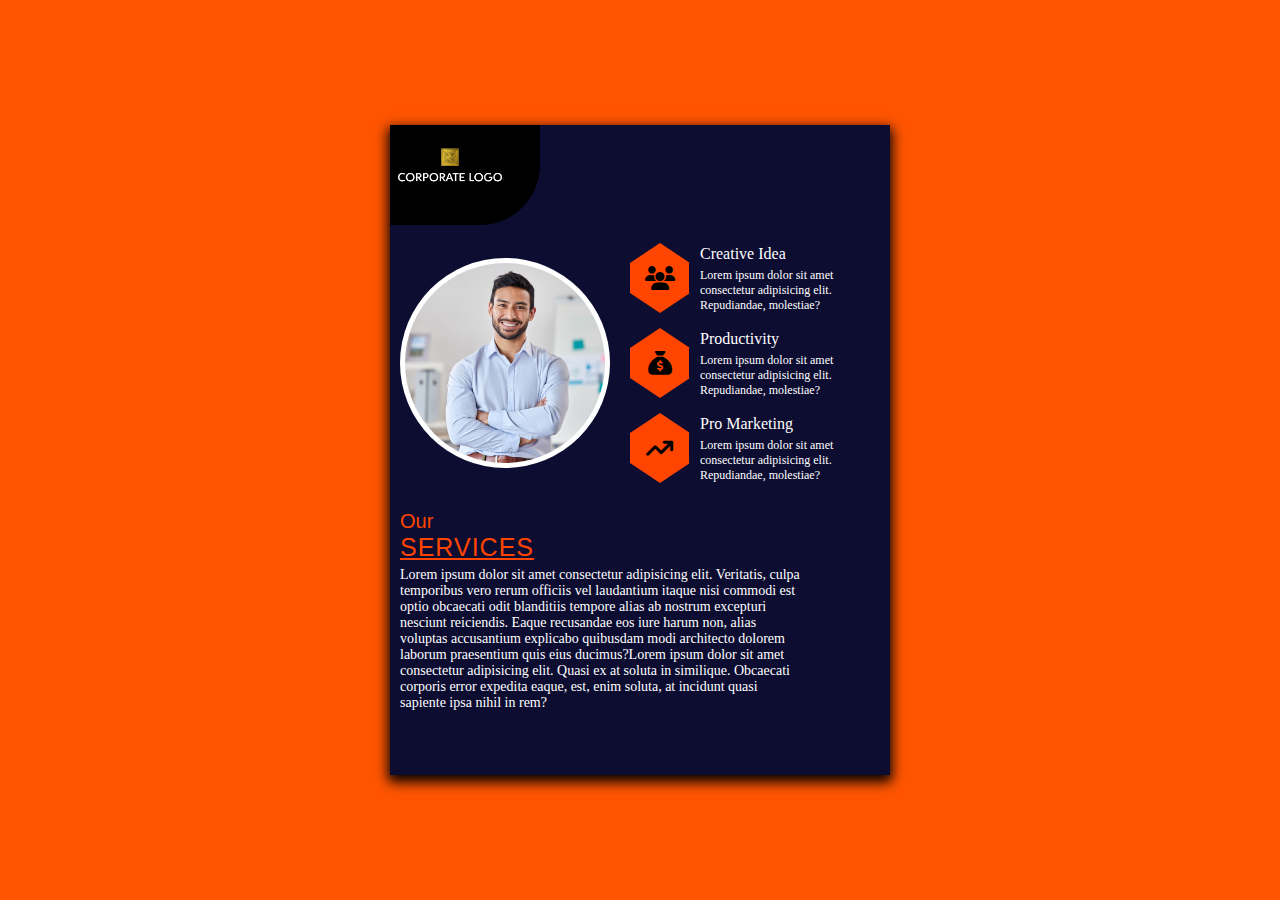
<file: Max-Width/index.html>
<!DOCTYPE html>
<html lang="en">
<head>
    <meta charset="UTF-8">
    <meta name="viewport" content="width=device-width, initial-scale=1.0">
    <title>Min Width</title>
    <link rel="stylesheet" href="style.css">
    <link rel="stylesheet" href="https://cdnjs.cloudflare.com/ajax/libs/font-awesome/6.7.2/css/all.min.css">
</head>

<body>
    <div class="container">
        <div class="left-corner">
            <div class="logo"></div>
        </div>
        <div class="main">
            <div class="img-box">
                <div class="main-img"></div>
            </div>
            <div class="service-container">
                <div class="services-item">
                    <div class="hexagon">
                        <i class="fas fa-users icon"></i>
                    </div>
                    <div class="service-info">
                        <span class="service-title">Creative Idea</span>
                        <p class="service-info-para">Lorem ipsum dolor sit amet consectetur adipisicing elit.
                            Repudiandae, molestiae?</p>
                    </div>
                </div>
                <div class="services-item">
                    <div class="hexagon">
                        <i class="fa-solid fa-sack-dollar icon"></i>
                    </div>
                    <div class="service-info">
                        <span class="service-title">Productivity</span>
                        <p class="service-info-para">Lorem ipsum dolor sit amet consectetur adipisicing elit.
                            Repudiandae, molestiae?</p>
                    </div>
                </div>
                <div class="services-item">
                    <div class="hexagon">
                        <i class="fa-solid fa-arrow-trend-up icon"></i>
                    </div>
                    <div class="service-info">
                        <span class="service-title">Pro Marketing</span>
                        <p class="service-info-para">Lorem ipsum dolor sit amet consectetur adipisicing elit.
                            Repudiandae, molestiae?</p>
                    </div>
                </div>
            </div>
        </div>
        <div class="our-service">
            <h6>Our<br> <b>SERVICES</b></h6>
            <p class="service-para">Lorem ipsum dolor sit amet consectetur adipisicing elit. Veritatis, culpa temporibus
                vero rerum officiis vel laudantium itaque nisi commodi est optio obcaecati odit blanditiis tempore alias
                ab nostrum excepturi nesciunt reiciendis. Eaque recusandae eos iure harum non, alias voluptas
                accusantium explicabo quibusdam modi architecto dolorem laborum praesentium quis eius ducimus?Lorem
                ipsum dolor sit amet consectetur adipisicing elit. Quasi ex at soluta in similique. Obcaecati corporis
                error expedita eaque, est, enim soluta, at incidunt quasi sapiente ipsa nihil in rem?
            </p>
        </div>
    </div>
</body>

</html>
</file>
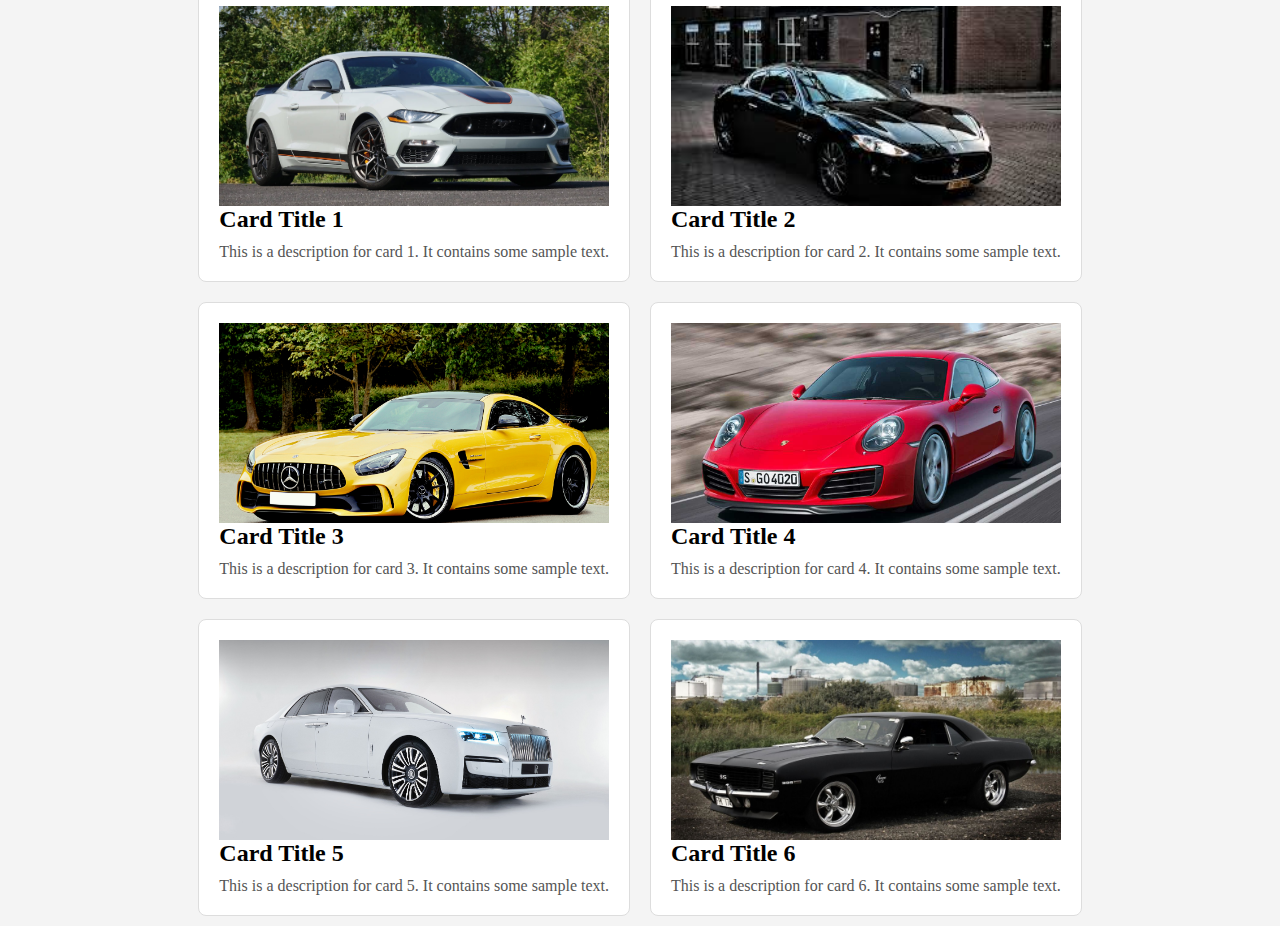
<file: Min-Width/index.html>
<!DOCTYPE html>
<html lang="en">
<head>
    <meta charset="UTF-8">
    <meta name="viewport" content="width=device-width, initial-scale=1.0">
    <title>Min-Width</title>
    <link rel="stylesheet" href="style.css">
</head>
<body>
    <div class="container">
        <div class="card">
            <div class="img-box img1"></div>
            <h2>Card Title 1</h2>
            <p>This is a description for card 1. It contains some sample text.</p>
        </div>
        <div class="card">
            <div class="img-box img2"></div>
            <h2>Card Title 2</h2>
            <p>This is a description for card 2. It contains some sample text.</p>
        </div>
        <div class="card">
            <div class="img-box img3"></div>
            <h2>Card Title 3</h2>
            <p>This is a description for card 3. It contains some sample text.</p>
        </div>
        <div class="card">
            <div class="img-box img4"></div>
            <h2>Card Title 4</h2>
            <p>This is a description for card 4. It contains some sample text.</p>
        </div>
        <div class="card">
            <div class="img-box img5"></div>
            <h2>Card Title 5</h2>
            <p>This is a description for card 5. It contains some sample text.</p>
        </div>
        <div class="card">
            <div class="img-box img6"></div>
            <h2>Card Title 6</h2>
            <p>This is a description for card 6. It contains some sample text.</p>
        </div>
    </div>
</body>
</html>
</file>
<file: Max-Width/style.css>
*{
    margin: 0;
    padding: 0;
    box-sizing: border-box;
}
body{
    height: 100vh;
    display: flex;
    align-items: center;
    justify-content: center;
    background-color: rgb(255, 85, 0);
}
.container{
    height: 650px;
    width: 500px;
    background-color: rgb(13, 13, 50);
    box-shadow: 0px 5px 12px 2px;
    min-width: 400px;
    margin: 20px;
}
.left-corner{
    height: 100px;
    width: 150px;
    background-color:  black;
    border-radius: 0px 0px 60px 0px;
}
.logo{
    height: 80px;
    width: 120px;
    background-image: url(Images/images.png);
    background-repeat: no-repeat;
    background-size: cover;
    background-position: center;
}
.main{
    display: flex;
    align-items: center;
}
.img-box{
    height: 210px;
    width: 210px;
    background-color: white;
    border-radius: 50%;
    margin-left: 10px;
    padding: 5px;
}
.main-img{
    height: 200px;
    max-width: 200px;
    background-image: url(Images/6448c1ce35d6ffe59e4d6f46_GettyImages-1399565382.jpg);
    background-repeat: no-repeat;
    background-size: cover;
    background-position: center;
    border-radius: 50%;
}
.service-container{
    padding: 10px;
}
.services-item{
    display: flex;
}
.hexagon {
    width: 59px;
    height: 30px;
    background-color: #FF4500;
    position: relative;
    margin: 27.5px 10px;
}

.hexagon:before,
.hexagon:after {
    content: "";
    position: absolute;
    width: 0;
    border-left: 30px solid transparent;
    border-right: 30px solid transparent;
}

.hexagon:before {
    top: -20px;
    border-bottom: 20px solid #FF4500;
}

.hexagon:after {
    bottom: -20px;
    border-top: 20px solid #FF4500;
}
.icon {
    position: absolute;
    top: 50%;
    left: 50%;
    transform: translate(-50%, -50%);
    font-size: 24px;
    color: black;
}
.service-info{ 
    position: absolute;
    margin-left: 80px;
    margin-top: 10px;
}
.service-title{
    color: white;
}
.service-info-para{
    max-width: 180px;
    color: white;
    font-size: 12px;
    padding-top: 5px;
}
.our-service{
    padding: 10px;
    position: absolute;
}
h6{
    font-family: Arial, Helvetica, sans-serif;
    color: #FF4500;
    font-size: 20px;
    font-weight: 100;
}
h6 b{
    letter-spacing: 1px;
    font-size: 25px;
    text-decoration: underline;
}
.service-para{
    max-width: 400px;
    color: white;
    font-size: 14px;
    padding-top: 5px;
}

@media (max-width: 485px) {
    .img-box{
        height: 160px;
        width: 160px;
        background-color: white;
        border-radius: 50%;
        margin-left: 10px;
        padding: 5px;
    }
    .main-img{
        height: 150px;
        max-width: 150px;
        background-image: url(Images/6448c1ce35d6ffe59e4d6f46_GettyImages-1399565382.jpg);
        background-repeat: no-repeat;
        background-size: cover;
        background-position: center;
        border-radius: 50%;
    }
  }
</file>
<file: Min-Width/style.css>
*{
    margin: 0;
    padding: 0;
    box-sizing: border-box;
}
body{
    height: 100vh;
    display: flex;
    align-items: center;
    justify-content: center;
    background-color: #f4f4f4;
}
.container{
    display: flex;
    flex-wrap: wrap;
    justify-content: center;
}
.card{
    background-color: white;
    border: 1px solid #ddd;
    border-radius: 8px;
    padding: 20px;
    margin: 10px;
    min-width: 300px;
    transition: transform 0.2s;
}
.card:hover{
    transform: scale(1.05);
}
.img-box{
    height: 200px;
    width: 100%;
}
.img1{
    background-image: url(images/car2.jpg);
    background-repeat: no-repeat;
    background-size: cover;
}
.img2{
    background-image: url(images/Maserati.jpg);
    background-repeat: no-repeat;
    background-size: cover;
    background-position: center;
}
.img3{
    background-image: url(images/Mercedes.jpg);
    background-repeat: no-repeat;
    background-size: cover;
    background-position: center;
}
.img4{
    background-image: url(images/Porsche.jpeg);
    background-repeat: no-repeat;
    background-size: cover;
}
.img5{
    background-image: url(images/Rolls\ ghost.jpg);
    background-repeat: no-repeat;
    background-size: cover;
    background-position: center;
}
.img6{
    background-image: url(images/cars.jpg);
    background-repeat: no-repeat;
    background-size: cover;
    background-position: center;
}
h2{
    margin-bottom: 10px;
}
p{
    color: #555;
}
</file>
